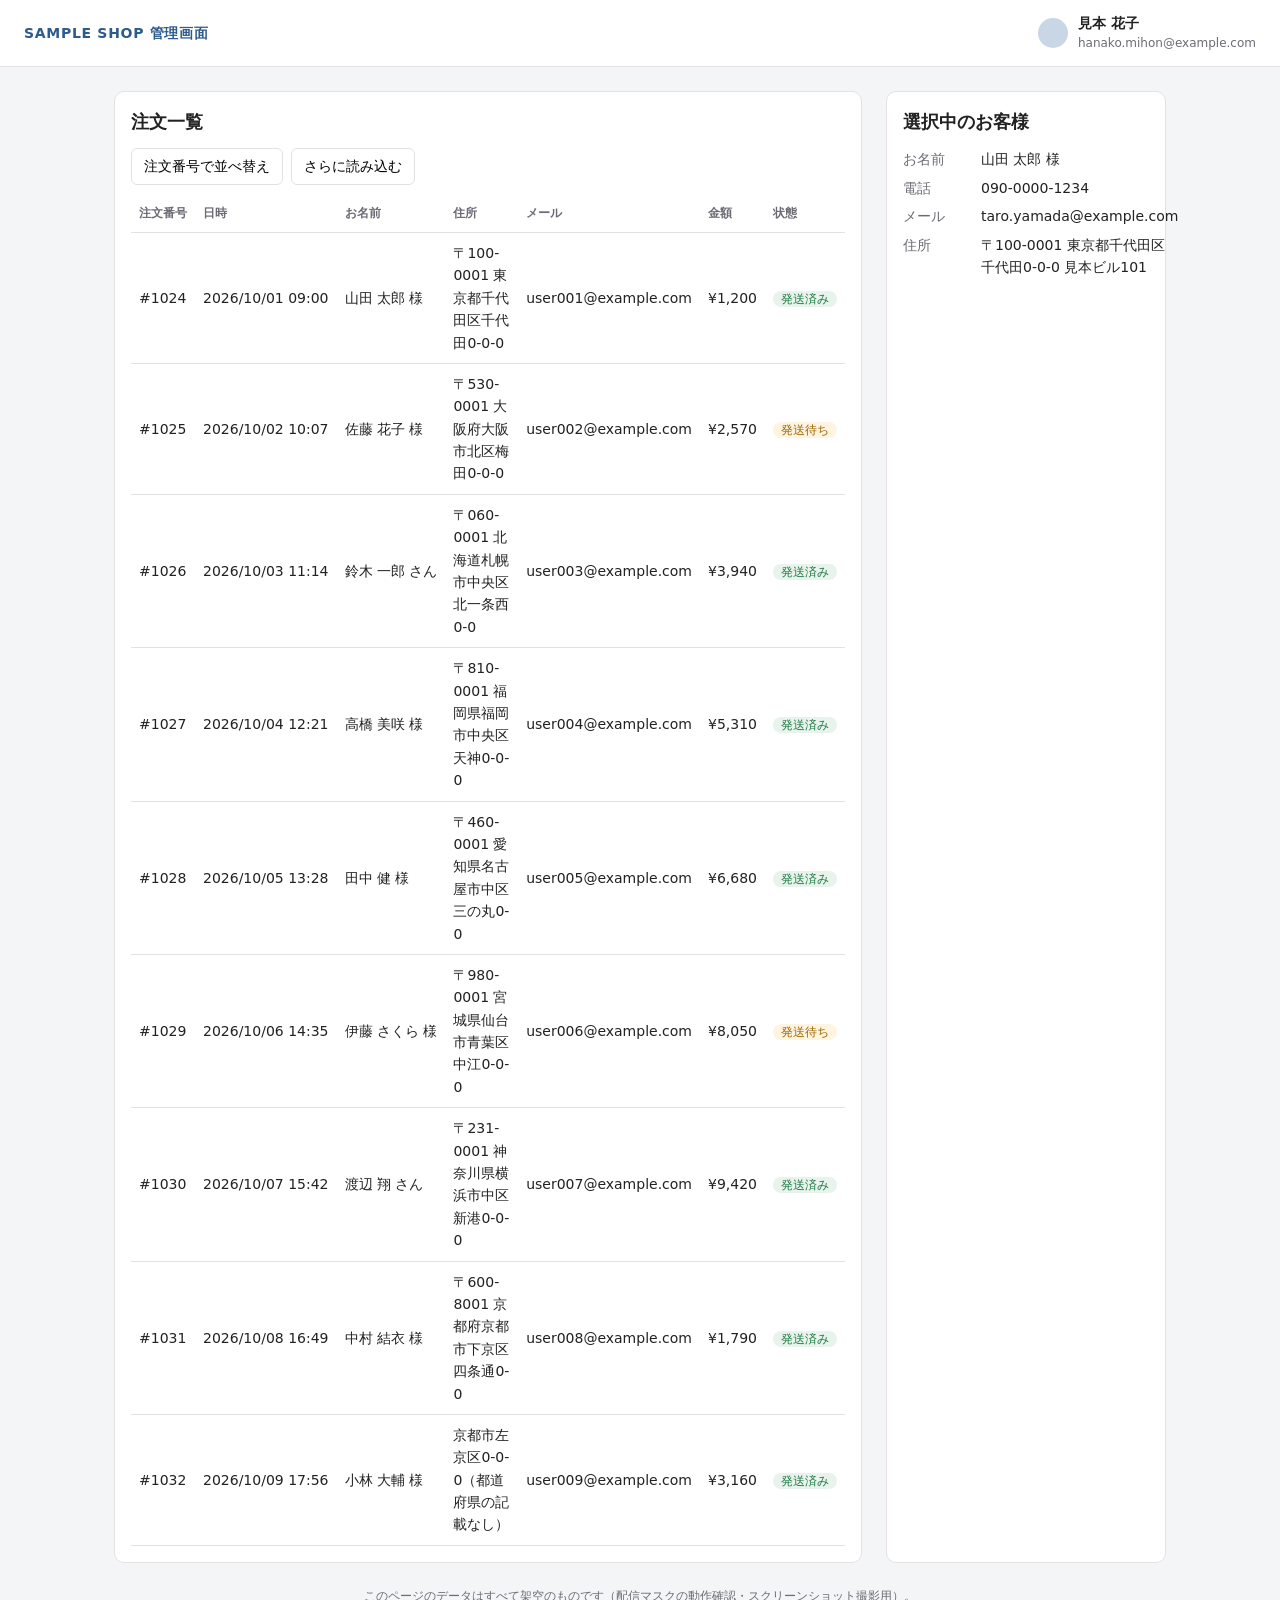
<file: docs/demo/index.html>
<!doctype html>
<html lang="ja">
<head>
<meta charset="utf-8">
<meta name="viewport" content="width=device-width, initial-scale=1">
<title>デモ用ショップ管理画面（架空データ）</title>
<style>
  :root { --line: #e5e1e3; --muted: #6b6b75; --brand: #2d5b8c; }
  * { box-sizing: border-box; }
  body { margin: 0; font: 14px/1.6 system-ui, -apple-system, "Hiragino Sans", "Yu Gothic UI", sans-serif; color: #222; background: #f4f5f7; }
  header.site-header { display: flex; align-items: center; justify-content: space-between; padding: 12px 24px; background: #fff; border-bottom: 1px solid var(--line); }
  .logo { font-weight: 800; color: var(--brand); letter-spacing: .05em; }
  .account { display: flex; align-items: center; gap: 10px; }
  .account .avatar { width: 30px; height: 30px; border-radius: 50%; background: #c9d6e5; }
  .account-name { font-weight: 600; }
  .account-email { color: var(--muted); font-size: 12px; }
  main { max-width: 1100px; margin: 24px auto; padding: 0 24px; display: grid; grid-template-columns: 1fr 280px; gap: 24px; }
  h1 { font-size: 18px; margin: 0 0 12px; }
  .card { background: #fff; border: 1px solid var(--line); border-radius: 10px; padding: 16px; }
  .toolbar { display: flex; gap: 8px; margin-bottom: 10px; }
  button { font: inherit; padding: 6px 12px; border-radius: 6px; border: 1px solid var(--line); background: #fff; cursor: pointer; }
  table.orders { width: 100%; border-collapse: collapse; }
  .orders th, .orders td { text-align: left; padding: 9px 8px; border-bottom: 1px solid var(--line); white-space: nowrap; }
  .orders th { color: var(--muted); font-size: 12px; font-weight: 600; }
  .orders td.order-address { white-space: normal; }
  .status { font-size: 12px; padding: 1px 8px; border-radius: 10px; background: #e8f3ec; color: #1f7a45; }
  .status.pending { background: #fff4e0; color: #9a6400; }
  aside dl { margin: 0; display: grid; grid-template-columns: 70px 1fr; gap: 6px 8px; }
  aside dt { color: var(--muted); }
  aside dd { margin: 0; }
  .note { margin-top: 24px; font-size: 12px; color: var(--muted); text-align: center; }
</style>
</head>
<body>
<header class="site-header">
  <div class="logo">SAMPLE SHOP 管理画面</div>
  <div class="account">
    <div class="avatar"></div>
    <div>
      <div class="account-name" data-testid="account-name">見本 花子</div>
      <div class="account-email">hanako.mihon@example.com</div>
    </div>
  </div>
</header>

<main>
  <section class="card">
    <h1>注文一覧</h1>
    <div class="toolbar">
      <button id="sort">注文番号で並べ替え</button>
      <button id="more">さらに読み込む</button>
    </div>
    <table class="orders">
      <thead><tr><th>注文番号</th><th>日時</th><th>お名前</th><th>住所</th><th>メール</th><th>金額</th><th>状態</th></tr></thead>
      <tbody id="rows"></tbody>
    </table>
  </section>

  <aside class="card">
    <h1>選択中のお客様</h1>
    <dl id="customer">
      <dt>お名前</dt><dd class="customer-name">山田 太郎 様</dd>
      <dt>電話</dt><dd class="customer-tel">090-0000-1234</dd>
      <dt>メール</dt><dd class="customer-email">taro.yamada@example.com</dd>
      <dt>住所</dt><dd class="customer-address">〒100-0001 東京都千代田区千代田0-0-0 見本ビル101</dd>
    </dl>
  </aside>
</main>
<p class="note">このページのデータはすべて架空のものです（配信マスクの動作確認・スクリーンショット撮影用）。</p>

<script>
  // すべて架空のデータ
  const NAMES = ['山田 太郎', '佐藤 花子', '鈴木 一郎', '高橋 美咲', '田中 健', '伊藤 さくら', '渡辺 翔', '中村 結衣', '小林 大輔', '加藤 七海', '吉田 蓮', '山本 葵'];
  const SUFFIX = ['様', '様', 'さん', '様'];
  const ADDR = [
    '〒100-0001 東京都千代田区千代田0-0-0', '〒530-0001 大阪府大阪市北区梅田0-0-0', '〒060-0001 北海道札幌市中央区北一条西0-0',
    '〒810-0001 福岡県福岡市中央区天神0-0-0', '〒460-0001 愛知県名古屋市中区三の丸0-0', '〒980-0001 宮城県仙台市青葉区中江0-0-0',
    '〒231-0001 神奈川県横浜市中区新港0-0-0', '〒600-8001 京都府京都市下京区四条通0-0', '京都市左京区0-0-0（都道府県の記載なし）',
  ];
  let next = 1024;
  let rows = [];
  function makeRow() {
    const i = rows.length;
    const n = NAMES[i % NAMES.length];
    rows.push({
      id: next++,
      date: `2026/10/${String(1 + (i % 28)).padStart(2, '0')} ${String(9 + (i % 10)).padStart(2, '0')}:${String((i * 7) % 60).padStart(2, '0')}`,
      name: `${n} ${SUFFIX[i % SUFFIX.length]}`,
      addr: ADDR[i % ADDR.length],
      mail: `user${String(i + 1).padStart(3, '0')}@example.com`,
      price: `¥${(1200 + ((i * 1370) % 9000)).toLocaleString()}`,
      pending: i % 4 === 1,
    });
  }
  function render() {
    // 行を毎回作り直す（再描画されてもマスクが外れないことの確認用）
    document.getElementById('rows').innerHTML = rows.map((r) => `
      <tr class="order-row">
        <td class="order-id">#${r.id}</td>
        <td class="order-date">${r.date}</td>
        <td class="order-name">${r.name}</td>
        <td class="order-address">${r.addr}</td>
        <td class="order-email">${r.mail}</td>
        <td class="order-price">${r.price}</td>
        <td><span class="status ${r.pending ? 'pending' : ''}">${r.pending ? '発送待ち' : '発送済み'}</span></td>
      </tr>`).join('');
  }
  for (let i = 0; i < 9; i++) makeRow();
  render();
  let asc = false;
  document.getElementById('sort').onclick = () => {
    asc = !asc;
    rows.sort((a, b) => (asc ? a.id - b.id : b.id - a.id));
    render();
  };
  document.getElementById('more').onclick = () => {
    for (let i = 0; i < 5; i++) makeRow();
    render();
  };
</script>
</body>
</html>
</file>
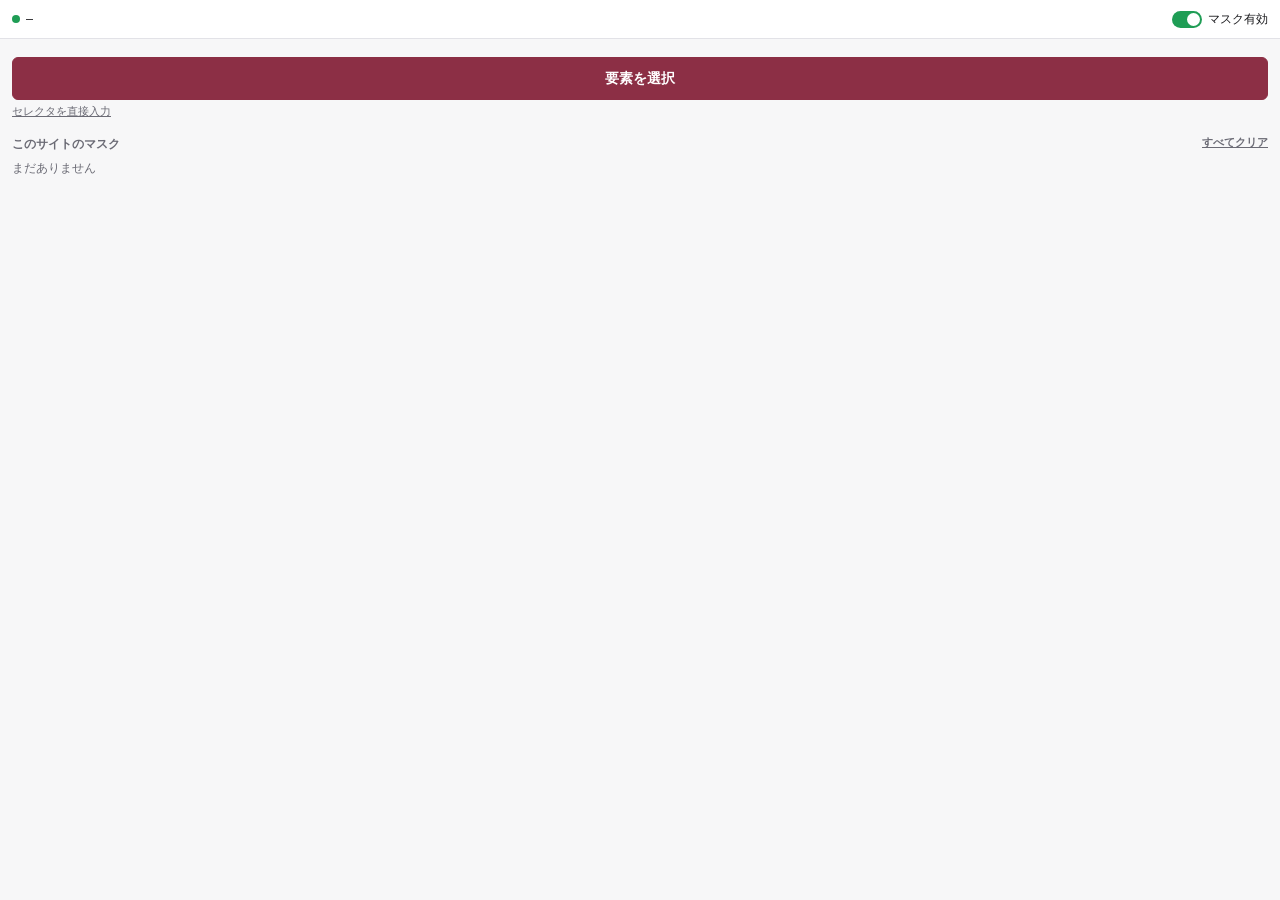
<file: panel.html>
<!doctype html>
<html lang="ja">
<head>
  <meta charset="utf-8">
  <title>On-Air Mask</title>
  <link rel="stylesheet" href="panel.css">
  <!--
    表示する文言はすべて _locales/<言語>/messages.json にある。
    data-i18n="キー"             … 要素の文字列を置き換える
    data-i18n-title="キー"       … title 属性（ツールチップ）を置き換える
    data-i18n-placeholder="キー" … placeholder 属性を置き換える
    ここに書いてある日本語は、翻訳が読み込まれるまでの仮の表示。
  -->
</head>
<body>
  <header>
    <div class="site"><span class="dot" id="dot"></span><span id="origin">—</span></div>
    <label class="switch" data-i18n-title="enabledTitle" title="全サイトのマスクを有効／一時停止">
      <input type="checkbox" id="enabled" checked><span class="track"></span><span class="lbl" id="enabledLbl">マスク有効</span>
    </label>
  </header>

  <div id="unavailable" class="notice" data-i18n="unavailable" hidden>
    このページでは使えません。通常のWebページを開いてください（拡張を入れる前から開いていたタブは再読み込みが必要です）。
  </div>

  <main id="main">
    <section class="start">
      <button id="pickBtn" class="primary big">要素を選択</button>
      <div class="sub">
        <button id="manualBtn" class="link" data-i18n="manualEntry">セレクタを直接入力</button>
      </div>
    </section>

    <!-- 編集枠: 新規作成も既存ルールの編集もここで行う。パラメータはすべてルールごと -->
    <section id="editor" hidden>
      <div class="ed-head">
        <h2 id="edTitle">新しいマスク</h2>
        <button id="deleteBtn" class="link danger" data-i18n="deleteMask" hidden>このマスクを削除</button>
      </div>

      <label class="field">
        <span class="k" data-i18n="fieldName">名前</span>
        <input id="name" data-i18n-placeholder="namePlaceholder" placeholder="任意（例: ヘッダーのアカウント名）" autocomplete="off">
      </label>

      <div class="block" id="candBlock">
        <div class="k"><span data-i18n="candidates">範囲の候補</span> <span class="muted" data-i18n="candidatesKeys">↑↓ 候補 ・ ←→ 親/子</span></div>
        <div class="levels" id="levels" role="tablist"></div>
        <ol class="cands" id="cands" role="listbox"></ol>
      </div>

      <label class="field">
        <span class="k" data-i18n="fieldSelector">セレクタ</span>
        <span class="sel-row">
          <input id="selector" spellcheck="false" autocomplete="off" placeholder=".customer-email, [data-x]">
          <span id="selCount" class="badge"></span>
        </span>
      </label>

      <div class="params">
        <div class="row">
          <span class="k" data-i18n="fieldTarget">対象</span>
          <div class="seg" id="targetSeg">
            <button data-v="element" class="on" data-i18n="targetElement">要素全体</button>
            <button data-v="partial" data-i18n="targetPartial" data-i18n-title="targetPartialTitle" title="要素の中の文字のうち、指定した部分だけを残してマスクする">一部を残す</button>
          </div>
        </div>
        <div id="keepParams" hidden>
          <div class="row">
            <span class="k" data-i18n="fieldKeep">残す</span>
            <select id="keepType">
              <option value="pref" data-i18n="keepPref">都道府県（住所の先頭）</option>
              <option value="honorific" data-i18n="keepHonorific">敬称（末尾の 様・さん・殿・御中）</option>
              <option value="head" data-i18n="keepHead">先頭から N 文字</option>
              <option value="tail" data-i18n="keepTail">末尾から N 文字</option>
              <option value="regex" data-i18n="keepRegex">正規表現に一致する部分</option>
            </select>
            <span id="keepNBox" class="nbox" hidden><input type="number" id="keepN" min="1" max="99" value="1"> <span data-i18n="keepNUnit">文字</span></span>
          </div>
          <div class="row" id="keepPatternRow" hidden>
            <span class="k"></span>
            <input id="keepPattern" spellcheck="false" autocomplete="off" data-i18n-placeholder="keepPatternPlaceholder" placeholder="例: ^.+?[市区町村]">
          </div>
          <p class="hint" id="keepStats"></p>
        </div>

        <div class="row">
          <span class="k" data-i18n="fieldMode">方式</span>
          <div class="seg" id="modeSeg">
            <button data-v="blur" class="on" data-i18n="modeBlur">ぼかし</button>
            <button data-v="fill" data-i18n="modeFill">塗りつぶし</button>
          </div>
        </div>

        <div id="blurParams">
          <label class="range">
            <span class="k" data-i18n="fieldStrength">強さ</span>
            <input type="range" id="blurPx" min="2" max="40" step="1">
            <span class="val"><span id="blurVal"></span>px</span>
          </label>
          <label class="range" id="spreadRow" data-i18n-title="spreadTitle" title="要素の外側へぼかしをはみ出させる量。0 で要素の矩形ぴったり。レイアウトは変わりません">
            <span class="k" data-i18n="fieldSpread">はみ出し</span>
            <input type="range" id="spreadPx" min="0" max="48" step="2">
            <span class="val"><span id="spreadVal"></span>px</span>
          </label>
          <p class="hint" id="blurHint">はみ出しを強さの2倍前後にすると、縁が自然に消えます。</p>
        </div>

        <div class="row" id="fillParams" hidden>
          <span class="k" data-i18n="fieldColor">色</span>
          <div class="seg" id="fillSeg">
            <button data-v="gray" class="on" data-i18n="fillGray">グレー</button>
            <button data-v="parent" data-i18n="fillParent" data-i18n-title="fillParentTitle" title="選んだ要素の親（なければさらに上）の背景色">親の背景</button>
            <button data-v="page" data-i18n="fillPage" data-i18n-title="fillPageTitle" title="body / html の背景色">ページ背景</button>
            <button data-v="custom" data-i18n="fillCustom">指定色</button>
          </div>
          <input type="color" id="customColor" value="#000000" hidden>
          <span class="sw big" id="fillSwatch" hidden></span>
        </div>

        <div class="row">
          <span class="k" data-i18n="fieldScope">範囲</span>
          <div class="seg" id="scopeSeg">
            <button data-v="site" class="on" data-i18n="scopeSite">サイト全体</button>
            <button data-v="path" data-i18n="scopePath">このページのみ</button>
          </div>
        </div>
        <label class="row chk"><input type="checkbox" id="persist"> <span data-i18n="persist">サイト設定として保存（ブラウザ再起動後も残す）</span></label>
      </div>

      <div class="actions">
        <button id="applyBtn" class="primary">適用</button>
        <button id="repickBtn" data-i18n="repick" data-i18n-title="repickTitle" title="ページ上で要素をクリックし直して候補を作り直す">選び直す</button>
        <button id="cancelBtn" data-i18n="cancel">やめる (Esc)</button>
      </div>
    </section>

    <section>
      <h2><span data-i18n="listTitle">このサイトのマスク</span> <span id="ruleCount" class="muted"></span><button id="clearSite" class="link" data-i18n="clearAll">すべてクリア</button></h2>
      <ul class="rules" id="rules"></ul>
      <p class="empty muted" id="rulesEmpty" data-i18n="listEmpty">まだありません</p>
      <p class="hint" id="rulesHint" data-i18n="listHint" hidden>ホバーでページ上の場所を表示、クリックで編集、スイッチで個別にオン／オフ</p>
    </section>
  </main>
  <footer id="footer">
    <a id="repoLink" target="_blank" rel="noopener" hidden>GitHub</a>
    <a id="donateLink" target="_blank" rel="noopener" data-i18n="footerDonate" hidden>投げ銭で応援する</a>
  </footer>
  <script src="panel.js"></script>
</body>
</html>
</file>
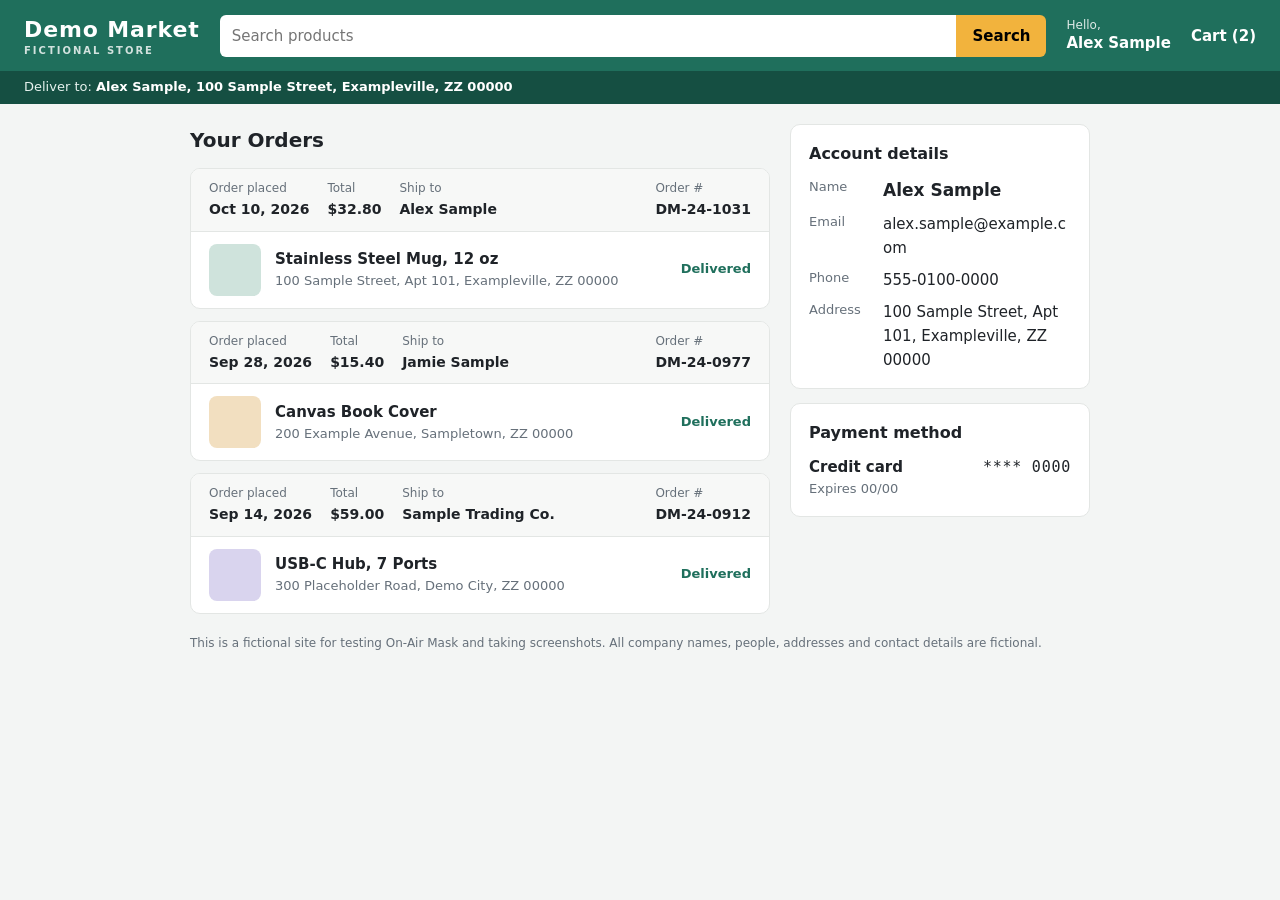
<file: docs/demo/shop.en.html>
<!doctype html>
<html lang="en">
<head>
<meta charset="utf-8">
<meta name="viewport" content="width=device-width, initial-scale=1">
<title>My Account - Demo Market (fictional site)</title>
<!--
  English version of shop.html, for On-Air Mask screenshots and testing.
  All brand names, people, addresses and contact details are fictional.
  The structure, class names and data-testid values are identical to shop.html,
  so masks created on one page also apply to the other (when opened from the same origin).
-->
<style>
  :root {
    --brand: #1f6f5c;
    --brand-dark: #154f42;
    --accent: #f2b33d;
    --line: #e3e6e4;
    --muted: #66707a;
    --bg: #f3f5f4;
  }
  * { box-sizing: border-box; }
  body { margin: 0; background: var(--bg); color: #1f2328; font: 15px/1.6 system-ui, -apple-system, "Segoe UI", Roboto, "Helvetica Neue", Arial, sans-serif; }
  a { color: inherit; text-decoration: none; }

  /* Utility classes (Tailwind-like) — On-Air Mask skips these as candidates */
  .flex { display: flex; } .items-center { align-items: center; } .gap-2 { gap: 8px; } .gap-3 { gap: 12px; }
  .text-sm { font-size: 13px; } .text-muted { color: var(--muted); } .font-bold { font-weight: 700; } .ml-auto { margin-left: auto; }

  /* Header */
  .site-header { background: var(--brand); color: #fff; }
  .site-header__inner { display: flex; align-items: center; gap: 20px; padding: 12px 24px; }
  .logo { font-size: 22px; font-weight: 800; letter-spacing: .04em; white-space: nowrap; }
  .logo small { display: block; font-size: 10px; font-weight: 600; letter-spacing: .2em; opacity: .8; margin-top: -4px; }
  .search { flex: 1; display: flex; min-width: 0; }
  .search input { flex: 1; min-width: 0; border: 0; border-radius: 6px 0 0 6px; padding: 9px 12px; font: inherit; }
  .search button { border: 0; border-radius: 0 6px 6px 0; background: var(--accent); padding: 0 16px; font: inherit; font-weight: 700; cursor: pointer; }
  .nav-account { line-height: 1.3; white-space: nowrap; }
  .nav-account__hello { font-size: 12px; opacity: .85; }
  .nav-account__name { font-weight: 700; font-size: 15px; }
  .nav-cart { font-weight: 700; white-space: nowrap; }

  /* Deliver-to bar */
  .sc-deliver-bar { background: var(--brand-dark); color: #e6f2ee; padding: 6px 24px; font-size: 13px; }
  .deliver-to__name { font-weight: 700; color: #fff; }

  /* Main */
  main { max-width: 940px; margin: 20px auto; padding: 0 20px; display: grid; grid-template-columns: 1fr 300px; gap: 20px; }
  h1 { font-size: 20px; margin: 0 0 12px; }
  h2 { font-size: 16px; margin: 0 0 10px; }
  .card { background: #fff; border: 1px solid var(--line); border-radius: 10px; padding: 16px 18px; }

  /* Order cards */
  .order-card { padding: 0; overflow: hidden; }
  .order-card + .order-card { margin-top: 12px; }
  .order-card__head { display: flex; flex-wrap: wrap; gap: 4px 18px; padding: 10px 18px; background: #f7f8f7; border-bottom: 1px solid var(--line); font-size: 12px; color: var(--muted); }
  .order-card__head b { display: block; color: #1f2328; font-size: 14px; }
  .order-card__body { display: flex; align-items: center; gap: 14px; padding: 12px 18px; }
  .thumb { width: 52px; height: 52px; border-radius: 8px; flex: none; }
  .order-card__item { font-weight: 600; }
  .order-card__status { font-size: 13px; color: var(--brand); font-weight: 700; }
  .order-card__recipient-name { font-weight: 700; }

  /* Account */
  .account-card dl { margin: 0; display: grid; grid-template-columns: 64px 1fr; gap: 8px 10px; }
  .account-card dt { color: var(--muted); font-size: 13px; }
  .account-card dd { margin: 0; word-break: break-word; }
  .account-card__name { font-size: 17px; font-weight: 700; }
  .payment-card { margin-top: 14px; }
  .payment-card__number { font-family: ui-monospace, Menlo, monospace; letter-spacing: .05em; }
  .note { max-width: 940px; margin: 0 auto 24px; padding: 0 20px; font-size: 12px; color: var(--muted); }
</style>
</head>
<body>
<header class="site-header">
  <div class="site-header__inner">
    <a class="logo" href="#">Demo Market<small>FICTIONAL STORE</small></a>
    <form class="search" onsubmit="return false">
      <input type="search" placeholder="Search products" aria-label="Search">
      <button type="submit">Search</button>
    </form>
    <a class="nav-account" href="#" id=":r1:">
      <div class="nav-account__hello">Hello,</div>
      <div class="nav-account__name" data-testid="header-account-name">Alex Sample</div>
    </a>
    <a class="nav-cart" href="#">Cart (2)</a>
  </div>
  <div class="sc-deliver-bar sc-1x8kq2a">
    Deliver to: <span class="deliver-to__name css-9fk2la" data-testid="deliver-to">Alex Sample, 100 Sample Street, Exampleville, ZZ 00000</span>
  </div>
</header>

<main>
  <section class="order-history" id="order-history">
    <h1>Your Orders</h1>

    <article class="card order-card" data-order-id="DM-24-1031">
      <div class="order-card__head">
        <div>Order placed<b>Oct 10, 2026</b></div>
        <div>Total<b>$32.80</b></div>
        <div class="order-card__recipient">Ship to<b><span class="order-card__recipient-name">Alex Sample</span></b></div>
        <div class="ml-auto">Order #<b>DM-24-1031</b></div>
      </div>
      <div class="order-card__body">
        <div class="thumb" style="background:#cfe3dc"></div>
        <div>
          <div class="order-card__item">Stainless Steel Mug, 12 oz</div>
          <div class="order-card__address text-sm text-muted">100 Sample Street, Apt 101, Exampleville, ZZ 00000</div>
        </div>
        <div class="order-card__status ml-auto">Delivered</div>
      </div>
    </article>

    <article class="card order-card" data-order-id="DM-24-0977">
      <div class="order-card__head">
        <div>Order placed<b>Sep 28, 2026</b></div>
        <div>Total<b>$15.40</b></div>
        <div class="order-card__recipient">Ship to<b><span class="order-card__recipient-name">Jamie Sample</span></b></div>
        <div class="ml-auto">Order #<b>DM-24-0977</b></div>
      </div>
      <div class="order-card__body">
        <div class="thumb" style="background:#f2dfc0"></div>
        <div>
          <div class="order-card__item">Canvas Book Cover</div>
          <div class="order-card__address text-sm text-muted">200 Example Avenue, Sampletown, ZZ 00000</div>
        </div>
        <div class="order-card__status ml-auto">Delivered</div>
      </div>
    </article>

    <article class="card order-card" data-order-id="DM-24-0912">
      <div class="order-card__head">
        <div>Order placed<b>Sep 14, 2026</b></div>
        <div>Total<b>$59.00</b></div>
        <div class="order-card__recipient">Ship to<b><span class="order-card__recipient-name">Sample Trading Co.</span></b></div>
        <div class="ml-auto">Order #<b>DM-24-0912</b></div>
      </div>
      <div class="order-card__body">
        <div class="thumb" style="background:#d9d4ee"></div>
        <div>
          <div class="order-card__item">USB-C Hub, 7 Ports</div>
          <div class="order-card__address text-sm text-muted">300 Placeholder Road, Demo City, ZZ 00000</div>
        </div>
        <div class="order-card__status ml-auto">Delivered</div>
      </div>
    </article>
  </section>

  <aside>
    <section class="card account-card" id="account-panel">
      <h2>Account details</h2>
      <dl>
        <dt>Name</dt><dd class="account-card__name" data-testid="profile-name">Alex Sample</dd>
        <dt>Email</dt><dd class="account-card__email">alex.sample@example.com</dd>
        <dt>Phone</dt><dd class="account-card__tel">555-0100-0000</dd>
        <dt>Address</dt><dd class="account-card__address">100 Sample Street, Apt 101, Exampleville, ZZ 00000</dd>
      </dl>
    </section>
    <section class="card payment-card">
      <h2>Payment method</h2>
      <div class="flex items-center gap-2">
        <span class="font-bold">Credit card</span>
        <span class="payment-card__number ml-auto">**** 0000</span>
      </div>
      <div class="text-sm text-muted">Expires 00/00</div>
    </section>
  </aside>
</main>
<p class="note">This is a fictional site for testing On-Air Mask and taking screenshots. All company names, people, addresses and contact details are fictional.</p>
</body>
</html>
</file>
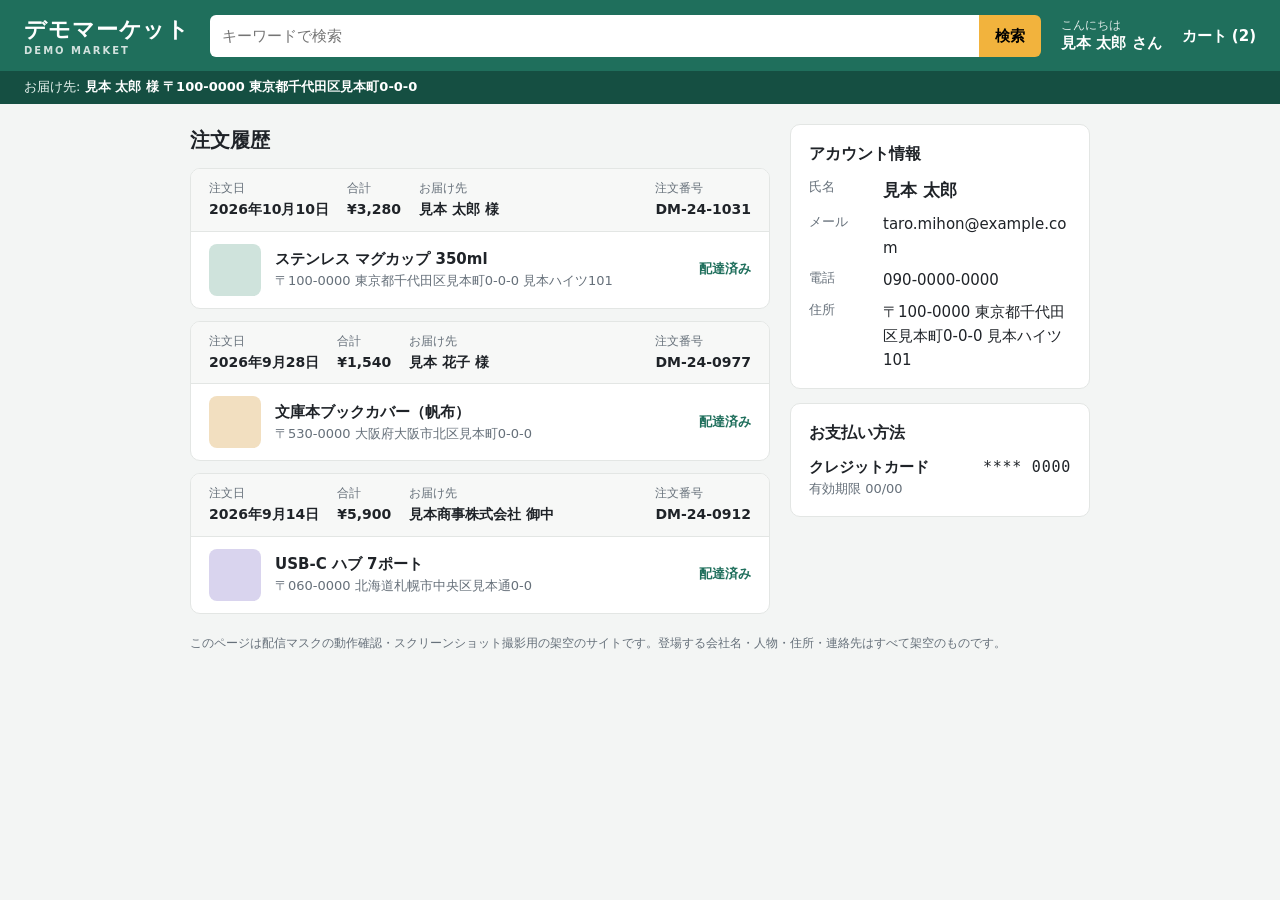
<file: docs/demo/shop.html>
<!doctype html>
<html lang="ja">
<head>
<meta charset="utf-8">
<meta name="viewport" content="width=device-width, initial-scale=1">
<title>マイページ - デモマーケット（架空のサイト）</title>
<!--
  配信マスクのスクリーンショット撮影・動作確認用のデモページ。
  ブランド名・人物・住所・連絡先はすべて架空のもの。
  1280×800 のスクリーンショットでサイドパネル（約360px）を開いた状態でも読めるよう、
  ページ幅 約900px を想定して文字を大きめにしている。
  セレクタ候補がいろいろ出るよう、data-testid / 意味のあるクラス / 自動生成 id /
  CSS-in-JS 風ハッシュクラス / ユーティリティクラスを意図的に混在させている。
-->
<style>
  :root {
    --brand: #1f6f5c;
    --brand-dark: #154f42;
    --accent: #f2b33d;
    --line: #e3e6e4;
    --muted: #66707a;
    --bg: #f3f5f4;
  }
  * { box-sizing: border-box; }
  body { margin: 0; background: var(--bg); color: #1f2328; font: 15px/1.6 system-ui, -apple-system, "Hiragino Sans", "Yu Gothic UI", "Noto Sans JP", sans-serif; }
  a { color: inherit; text-decoration: none; }

  /* ユーティリティ（Tailwind 風）— 配信マスクは候補から除外する */
  .flex { display: flex; } .items-center { align-items: center; } .gap-2 { gap: 8px; } .gap-3 { gap: 12px; }
  .text-sm { font-size: 13px; } .text-muted { color: var(--muted); } .font-bold { font-weight: 700; } .ml-auto { margin-left: auto; }

  /* ヘッダー */
  .site-header { background: var(--brand); color: #fff; }
  .site-header__inner { display: flex; align-items: center; gap: 20px; padding: 12px 24px; }
  .logo { font-size: 22px; font-weight: 800; letter-spacing: .04em; white-space: nowrap; }
  .logo small { display: block; font-size: 10px; font-weight: 600; letter-spacing: .2em; opacity: .8; margin-top: -4px; }
  .search { flex: 1; display: flex; min-width: 0; }
  .search input { flex: 1; min-width: 0; border: 0; border-radius: 6px 0 0 6px; padding: 9px 12px; font: inherit; }
  .search button { border: 0; border-radius: 0 6px 6px 0; background: var(--accent); padding: 0 16px; font: inherit; font-weight: 700; cursor: pointer; }
  .nav-account { line-height: 1.3; white-space: nowrap; }
  .nav-account__hello { font-size: 12px; opacity: .85; }
  .nav-account__name { font-weight: 700; font-size: 15px; }
  .nav-cart { font-weight: 700; white-space: nowrap; }

  /* お届け先バー */
  .sc-deliver-bar { background: var(--brand-dark); color: #e6f2ee; padding: 6px 24px; font-size: 13px; }
  .deliver-to__name { font-weight: 700; color: #fff; }

  /* 本体 */
  main { max-width: 940px; margin: 20px auto; padding: 0 20px; display: grid; grid-template-columns: 1fr 300px; gap: 20px; }
  h1 { font-size: 20px; margin: 0 0 12px; }
  h2 { font-size: 16px; margin: 0 0 10px; }
  .card { background: #fff; border: 1px solid var(--line); border-radius: 10px; padding: 16px 18px; }

  /* 注文カード */
  .order-card { padding: 0; overflow: hidden; }
  .order-card + .order-card { margin-top: 12px; }
  .order-card__head { display: flex; flex-wrap: wrap; gap: 4px 18px; padding: 10px 18px; background: #f7f8f7; border-bottom: 1px solid var(--line); font-size: 12px; color: var(--muted); }
  .order-card__head b { display: block; color: #1f2328; font-size: 14px; }
  .order-card__body { display: flex; align-items: center; gap: 14px; padding: 12px 18px; }
  .thumb { width: 52px; height: 52px; border-radius: 8px; flex: none; }
  .order-card__item { font-weight: 600; }
  .order-card__status { font-size: 13px; color: var(--brand); font-weight: 700; }
  .order-card__recipient-name { font-weight: 700; }

  /* アカウント情報 */
  .account-card dl { margin: 0; display: grid; grid-template-columns: 64px 1fr; gap: 8px 10px; }
  .account-card dt { color: var(--muted); font-size: 13px; }
  .account-card dd { margin: 0; word-break: break-all; }
  .account-card__name { font-size: 17px; font-weight: 700; }
  .payment-card { margin-top: 14px; }
  .payment-card__number { font-family: ui-monospace, Menlo, monospace; letter-spacing: .05em; }
  .note { max-width: 940px; margin: 0 auto 24px; padding: 0 20px; font-size: 12px; color: var(--muted); }
</style>
</head>
<body>
<header class="site-header">
  <div class="site-header__inner">
    <a class="logo" href="#">デモマーケット<small>DEMO MARKET</small></a>
    <form class="search" onsubmit="return false">
      <input type="search" placeholder="キーワードで検索" aria-label="検索">
      <button type="submit">検索</button>
    </form>
    <a class="nav-account" href="#" id=":r1:">
      <div class="nav-account__hello">こんにちは</div>
      <div class="nav-account__name" data-testid="header-account-name">見本 太郎 さん</div>
    </a>
    <a class="nav-cart" href="#">カート (2)</a>
  </div>
  <div class="sc-deliver-bar sc-1x8kq2a">
    お届け先: <span class="deliver-to__name css-9fk2la" data-testid="deliver-to">見本 太郎 様 〒100-0000 東京都千代田区見本町0-0-0</span>
  </div>
</header>

<main>
  <section class="order-history" id="order-history">
    <h1>注文履歴</h1>

    <article class="card order-card" data-order-id="DM-24-1031">
      <div class="order-card__head">
        <div>注文日<b>2026年10月10日</b></div>
        <div>合計<b>¥3,280</b></div>
        <div class="order-card__recipient">お届け先<b><span class="order-card__recipient-name">見本 太郎 様</span></b></div>
        <div class="ml-auto">注文番号<b>DM-24-1031</b></div>
      </div>
      <div class="order-card__body">
        <div class="thumb" style="background:#cfe3dc"></div>
        <div>
          <div class="order-card__item">ステンレス マグカップ 350ml</div>
          <div class="order-card__address text-sm text-muted">〒100-0000 東京都千代田区見本町0-0-0 見本ハイツ101</div>
        </div>
        <div class="order-card__status ml-auto">配達済み</div>
      </div>
    </article>

    <article class="card order-card" data-order-id="DM-24-0977">
      <div class="order-card__head">
        <div>注文日<b>2026年9月28日</b></div>
        <div>合計<b>¥1,540</b></div>
        <div class="order-card__recipient">お届け先<b><span class="order-card__recipient-name">見本 花子 様</span></b></div>
        <div class="ml-auto">注文番号<b>DM-24-0977</b></div>
      </div>
      <div class="order-card__body">
        <div class="thumb" style="background:#f2dfc0"></div>
        <div>
          <div class="order-card__item">文庫本ブックカバー（帆布）</div>
          <div class="order-card__address text-sm text-muted">〒530-0000 大阪府大阪市北区見本町0-0-0</div>
        </div>
        <div class="order-card__status ml-auto">配達済み</div>
      </div>
    </article>

    <article class="card order-card" data-order-id="DM-24-0912">
      <div class="order-card__head">
        <div>注文日<b>2026年9月14日</b></div>
        <div>合計<b>¥5,900</b></div>
        <div class="order-card__recipient">お届け先<b><span class="order-card__recipient-name">見本商事株式会社 御中</span></b></div>
        <div class="ml-auto">注文番号<b>DM-24-0912</b></div>
      </div>
      <div class="order-card__body">
        <div class="thumb" style="background:#d9d4ee"></div>
        <div>
          <div class="order-card__item">USB-C ハブ 7ポート</div>
          <div class="order-card__address text-sm text-muted">〒060-0000 北海道札幌市中央区見本通0-0</div>
        </div>
        <div class="order-card__status ml-auto">配達済み</div>
      </div>
    </article>
  </section>

  <aside>
    <section class="card account-card" id="account-panel">
      <h2>アカウント情報</h2>
      <dl>
        <dt>氏名</dt><dd class="account-card__name" data-testid="profile-name">見本 太郎</dd>
        <dt>メール</dt><dd class="account-card__email">taro.mihon@example.com</dd>
        <dt>電話</dt><dd class="account-card__tel">090-0000-0000</dd>
        <dt>住所</dt><dd class="account-card__address">〒100-0000 東京都千代田区見本町0-0-0 見本ハイツ101</dd>
      </dl>
    </section>
    <section class="card payment-card">
      <h2>お支払い方法</h2>
      <div class="flex items-center gap-2">
        <span class="font-bold">クレジットカード</span>
        <span class="payment-card__number ml-auto">**** 0000</span>
      </div>
      <div class="text-sm text-muted">有効期限 00/00</div>
    </section>
  </aside>
</main>
<p class="note">このページは配信マスクの動作確認・スクリーンショット撮影用の架空のサイトです。登場する会社名・人物・住所・連絡先はすべて架空のものです。</p>
</body>
</html>
</file>
<file: panel.css>
:root {
  --bg: #f7f7f8;
  --card: #ffffff;
  --fg: #1c1c1f;
  --muted: #6b6b75;
  --line: #e2e2e7;
  --accent: #8c2f45;      /* あずき〜バーガンディ */
  --accent-soft: #f6e9ec;
  --on-accent: #ffffff;   /* アクセント色の上に載せる文字色 */
  --ok: #1f9d55;
  --warn: #c27c0e;
  --bad: #c43535;
  --mono: ui-monospace, "SF Mono", Menlo, Consolas, monospace;
  color-scheme: light dark;
}
@media (prefers-color-scheme: dark) {
  :root {
    --bg: #18181b;
    --card: #222226;
    --fg: #ececf0;
    --muted: #9a9aa6;
    --line: #34343a;
    --accent: #d27a8e;    /* 暗い背景でも読める明るめのあずき色 */
    --accent-soft: #3a2228;
    --on-accent: #1a0a0f;
  }
}
* { box-sizing: border-box; }
[hidden] { display: none !important; }
body {
  margin: 0;
  background: var(--bg);
  color: var(--fg);
  font: 13px/1.5 system-ui, -apple-system, "Hiragino Sans", "Yu Gothic UI", sans-serif;
}

/* ヘッダー */
header {
  position: sticky; top: 0; z-index: 2;
  display: flex; align-items: center; justify-content: space-between; gap: 8px;
  padding: 10px 12px;
  background: var(--card);
  border-bottom: 1px solid var(--line);
}
.site { display: flex; align-items: center; gap: 6px; min-width: 0; font-family: var(--mono); font-size: 12px; }
.site #origin { overflow: hidden; text-overflow: ellipsis; white-space: nowrap; }
.dot { width: 8px; height: 8px; border-radius: 50%; background: var(--ok); flex: none; }
.dot.off { background: var(--bad); }
.dot.na { background: var(--muted); }
.switch { display: flex; align-items: center; gap: 6px; cursor: pointer; flex: none; }
.switch input { display: none; }
.track { width: 30px; height: 17px; border-radius: 9px; background: var(--line); position: relative; transition: .15s; }
.track::after { content: ""; position: absolute; left: 2px; top: 2px; width: 13px; height: 13px; border-radius: 50%; background: #fff; transition: .15s; }
.switch input:checked + .track { background: var(--ok); }
.switch input:checked + .track::after { left: 15px; }
.switch .lbl { font-size: 12px; }

main { padding: 4px 12px 24px; }
section { margin-top: 14px; }
h2 { display: flex; align-items: center; gap: 6px; margin: 0 0 6px; font-size: 12px; font-weight: 600; color: var(--muted); }
.notice { margin: 12px; padding: 10px 12px; border-radius: 8px; background: var(--accent-soft); }
.muted { color: var(--muted); font-weight: normal; }
.hint { margin: 4px 0 0; color: var(--muted); font-size: 11px; }

/* ボタン */
button {
  font: inherit; color: var(--fg); cursor: pointer;
  padding: 5px 10px; border-radius: 6px;
  border: 1px solid var(--line); background: var(--card);
}
button:hover { border-color: var(--accent); }
button.primary { background: var(--accent); border-color: var(--accent); color: var(--on-accent); font-weight: 600; }
button.big { width: 100%; padding: 10px; font-size: 14px; }
button.big.active { background: var(--card); color: var(--accent); }
button.link { border: none; background: none; padding: 0; color: var(--muted); font-size: 11px; text-decoration: underline; }
button.link:hover { color: var(--accent); }
button.link.danger:hover { color: var(--bad); }
.start .sub { display: flex; justify-content: space-between; align-items: center; margin-top: 4px; }
.start .sub .hint { margin: 0; }

/* 編集枠 */
#editor {
  padding: 10px 12px 12px; border-radius: 10px;
  background: var(--card); border: 1.5px solid var(--accent);
}
.ed-head { display: flex; align-items: center; justify-content: space-between; margin-bottom: 8px; }
.ed-head h2 { margin: 0; color: var(--fg); font-size: 13px; }
.k { color: var(--muted); font-size: 11.5px; }
.field { display: block; margin-top: 8px; }
.field > .k { display: block; margin-bottom: 3px; }
.field input, .sel-row input {
  width: 100%; min-width: 0; padding: 5px 8px; border-radius: 6px;
  border: 1px solid var(--line); background: var(--bg); color: var(--fg); font: inherit;
}
.field input:focus { outline: none; border-color: var(--accent); }
.sel-row { display: flex; gap: 6px; align-items: center; }
.sel-row input { flex: 1; font: 12px var(--mono); }
.block { margin-top: 10px; }
.block > .k { margin-bottom: 4px; }

.levels { display: flex; gap: 4px; overflow-x: auto; padding-bottom: 4px; }
.levels button { flex: none; display: flex; flex-direction: column; align-items: flex-start; padding: 3px 8px; line-height: 1.3; font-size: 12px; }
.levels button small { font-family: var(--mono); font-size: 10px; color: var(--muted); }
.levels button.on { border-color: var(--accent); background: var(--accent-soft); }

.cands { list-style: none; margin: 4px 0 0; padding: 0; max-height: 200px; overflow-y: auto; border: 1px solid var(--line); border-radius: 8px; }
.cands li {
  display: grid; grid-template-columns: 1fr auto; gap: 2px 8px; align-items: center;
  padding: 5px 8px; cursor: pointer; border-left: 3px solid transparent;
}
.cands li + li { border-top: 1px solid var(--line); }
.cands li:hover { background: var(--bg); }
.cands li.on { border-left-color: var(--accent); background: var(--accent-soft); }
.cands code { font-family: var(--mono); font-size: 11.5px; word-break: break-all; }
.cands .meta { grid-column: 1 / -1; display: flex; gap: 4px; flex-wrap: wrap; }
.cands .none { color: var(--muted); cursor: default; }

.params { margin-top: 10px; padding-top: 10px; border-top: 1px dashed var(--line); }
.row { display: flex; align-items: center; gap: 8px; }
.params > * + * { margin-top: 7px; }
.row > .k, .range > .k { width: 48px; flex: none; }
.seg { display: flex; flex-wrap: wrap; }
.seg button { border-radius: 0; padding: 3px 9px; font-size: 12px; margin-left: -1px; }
.seg button:first-child { border-radius: 6px 0 0 6px; margin-left: 0; }
.seg button:last-child { border-radius: 0 6px 6px 0; }
.seg button.on { background: var(--accent-soft); border-color: var(--accent); position: relative; }
.range { display: flex; align-items: center; gap: 8px; font-size: 12px; }
.range + .range { margin-top: 4px; }
.range input { flex: 1; accent-color: var(--accent); }
.range .val { width: 38px; text-align: right; font-family: var(--mono); font-size: 11px; }
#blurParams .hint { margin-left: 56px; }
#fillParams { flex-wrap: wrap; }
#customColor { width: 28px; height: 22px; padding: 0; border: 1px solid var(--line); border-radius: 4px; background: none; cursor: pointer; }
.chk { font-size: 12px; cursor: pointer; }

.actions { display: flex; gap: 6px; margin-top: 12px; }
.actions .primary { flex: 1; }

/* バッジ・色見本 */
.badge { display: inline-flex; align-items: center; padding: 0 6px; border-radius: 4px; font-size: 10.5px; line-height: 17px; white-space: nowrap; background: var(--bg); color: var(--muted); border: 1px solid var(--line); }
.badge.one { color: var(--ok); border-color: currentColor; }
.badge.many { color: var(--warn); border-color: currentColor; }
.badge.zero, .badge.bad { color: var(--bad); border-color: currentColor; }
.badge.s3 { color: var(--ok); }
.badge.s2 { color: var(--fg); }
.badge.s0 { color: var(--bad); }
.sw { display: inline-block; width: 10px; height: 10px; border-radius: 3px; margin-right: 4px; border: 1px solid var(--line); }
.sw.big { width: 18px; height: 18px; margin: 0; border-radius: 4px; flex: none; }

/* 一覧 */
h2 .link { margin-left: auto; }
.rules { list-style: none; margin: 0; padding: 0; }
.rules li {
  padding: 7px 8px; border-radius: 8px; cursor: pointer;
  background: var(--card); border: 1px solid var(--line);
}
.rules li + li { margin-top: 4px; }
.rules li:hover { border-color: var(--accent); }
.rules li.editing { border-color: var(--accent); background: var(--accent-soft); }
.rules .top { display: flex; align-items: flex-start; gap: 6px; }
.rules .title { flex: 1; font-weight: 600; word-break: break-all; }
.rules code.title { font: 600 11.5px var(--mono); }
.rules .selsub { display: block; margin-top: 1px; font: 10.5px var(--mono); color: var(--muted); word-break: break-all; }
.rules .del { border: none; background: none; padding: 0 2px; color: var(--muted); font-size: 15px; line-height: 1; }
.rules .del:hover { color: var(--bad); }
.rules .meta { display: flex; gap: 4px; margin-top: 5px; flex-wrap: wrap; }
.empty { margin: 0; font-size: 12px; }

/* 個別のオン／オフ */
.switch.mini { flex: none; margin-top: 1px; }
.switch.mini .track { width: 26px; height: 15px; }
.switch.mini .track::after { width: 11px; height: 11px; }
.switch.mini input:checked + .track::after { left: 13px; }
.rules li.off .title, .rules li.off .selsub, .rules li.off .meta { opacity: .45; }
.rules li.off .title { text-decoration: line-through; text-decoration-color: var(--muted); }

/* 文字単位（一部を残す） */
#keepParams { padding: 8px; margin-top: 6px; border-radius: 8px; background: var(--bg); }
#keepParams .row + .row { margin-top: 6px; }
#keepType { flex: 1; min-width: 0; padding: 4px 6px; border-radius: 6px; border: 1px solid var(--line); background: var(--card); color: var(--fg); font: inherit; font-size: 12px; }
.nbox { display: flex; align-items: center; gap: 4px; flex: none; font-size: 12px; }
#keepN { width: 52px; padding: 3px 6px; border-radius: 6px; border: 1px solid var(--line); background: var(--card); color: var(--fg); font: inherit; }
#keepPattern { flex: 1; min-width: 0; padding: 4px 8px; border-radius: 6px; border: 1px solid var(--line); background: var(--card); color: var(--fg); font: 12px var(--mono); }
#keepPattern:focus, #keepN:focus, #keepType:focus { outline: none; border-color: var(--accent); }
#keepStats { margin-left: 56px; }
#keepStats:empty { display: none; }
.hint.warn { color: var(--warn); }
.badge.keep { color: var(--accent); border-color: currentColor; }

/* フッター（リンク） */
footer { display: flex; gap: 14px; justify-content: center; padding: 4px 12px 16px; font-size: 11px; }
footer a { color: var(--muted); text-decoration: none; }
footer a:hover { color: var(--accent); text-decoration: underline; }
</file>
